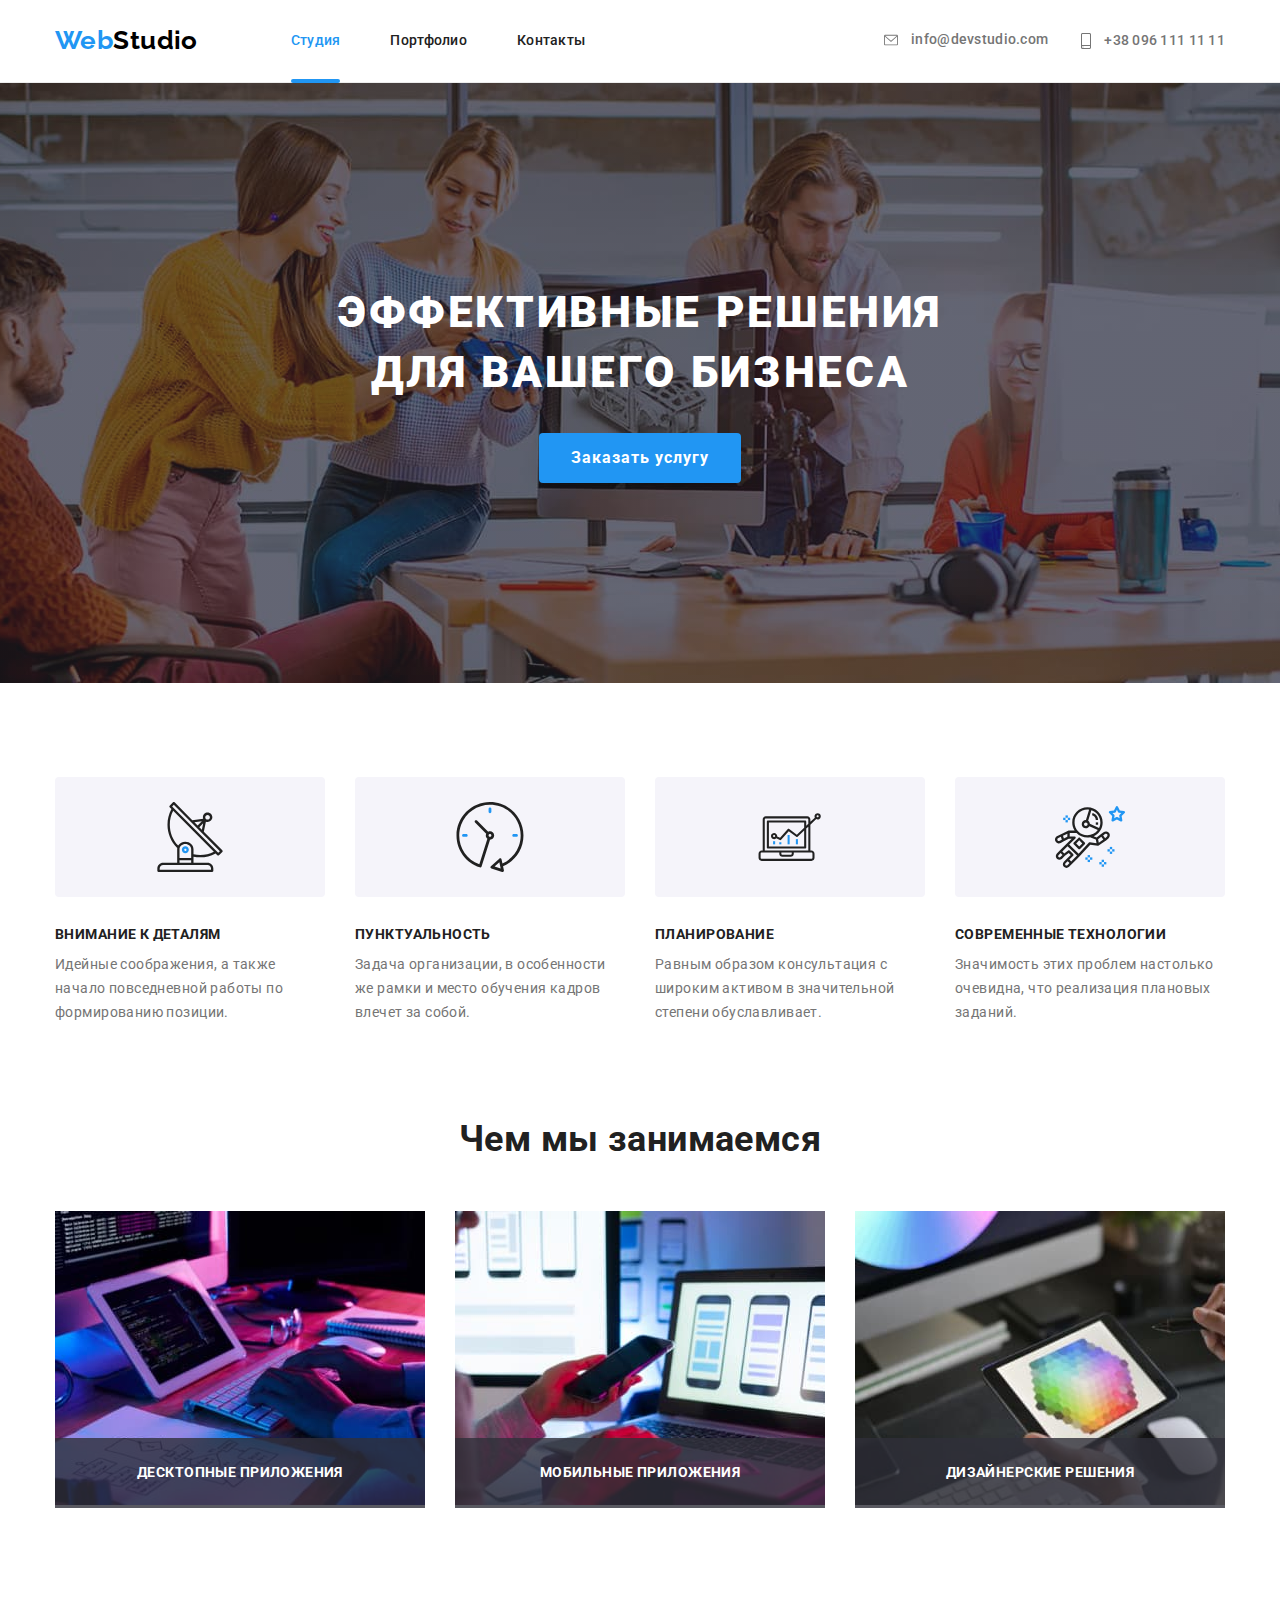
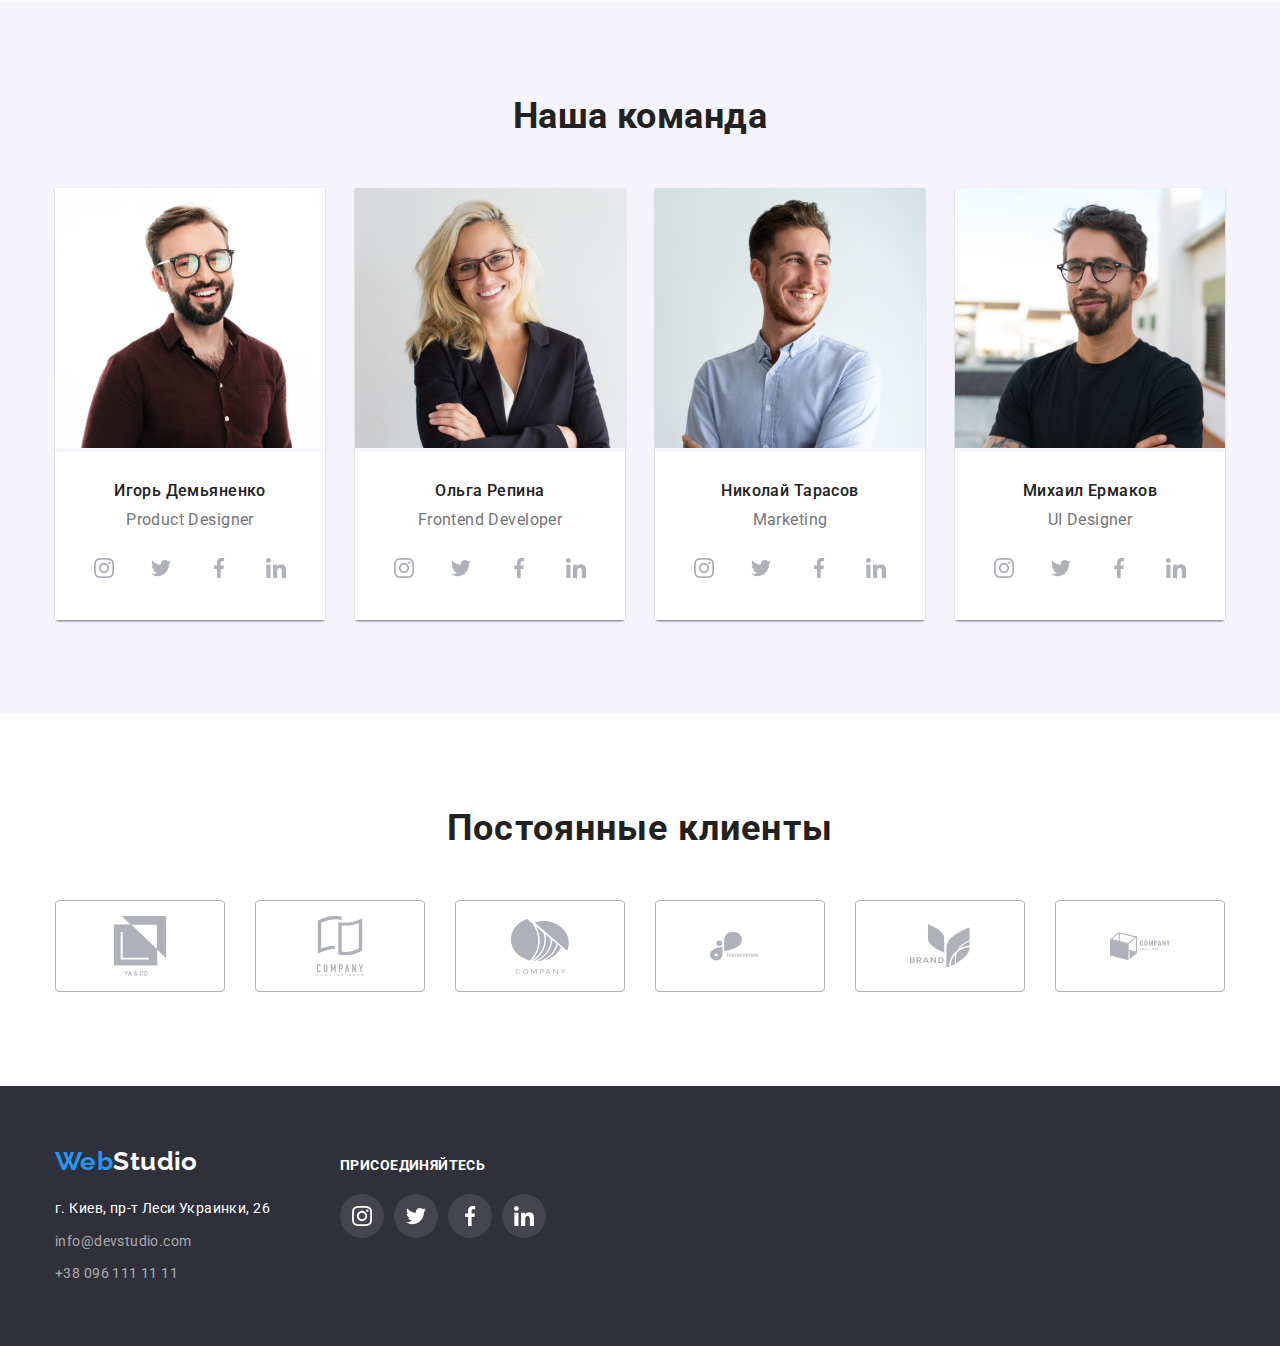
<file: index.html>
<!DOCTYPE html>
<html lang="en">
<head>
    <meta charset="UTF-8">
    <meta http-equiv="X-UA-Compatible" content="IE=edge">
    <meta name="viewport" content="width=device-width, initial-scale=1.0">
    <title>WebStudio</title>
    <link href="https://fonts.googleapis.com/css2?family=Raleway:wght@700&family=Roboto:wght@400;500;700;900&display=swap" rel="stylesheet">
    <link rel="stylesheet" href="https://cdnjs.cloudflare.com/ajax/libs/modern-normalize/1.1.0/modern-normalize.min.css">
    <link rel="stylesheet" href="./css/styles.css">
</head>
<body>
    <header>
        <div class="container main-nav">
            <nav class="main-nav">
                <a href="./index.html" class="logo"><span>Web</span>Studio</a>
                <ul class="site-nav">
                    <li class="item"> <a href="./index.html" class="link current">Студия</a> </li>
                    <li class="item"> <a href="./portfolio.html" class="link">Портфолио</a> </li>
                    <li class="item"> <a href="" class="link">Контакты</a> </li>
                </ul>
            </nav>
            <ul class="site-cont">
                <li class="item">  
                    <a href="mailto:info@devstudio.com" class="link"> <svg class="icon" width="20" height="14">
                        <use href="./images/symbol-defs.svg#icon-email"></use>
                    </svg> info@devstudio.com</a> 
                </li>
                <li class="item"> <a href="tel:+380961111111" class="link"> <svg class="icon" width="16" height="18">
                    <use href="./images/symbol-defs.svg#icon-phone"></use>
                </svg> +38 096 111 11 11</a> 
                </li>
            </ul>
        </div>
    </header>
    <main>
        <section class="title">
            <h1 class="title-hero">Эффективные решения для вашего бизнеса</h1>
            <button type="button" class="button-order" data-modal-open>Заказать услугу</button>
            <div class="backdrop is-hidden" data-modal>
                <div class="modal">
                    <div class="close" data-modal-close>
                        <svg class="icon-close" width="30" height="30">
                            <use href="./images/symbol-defs.svg#icon-close"></use>
                    </svg></div>
                </div>
            </div>
        </section>
        <section class="section">
            <div class="container">
                <h2 class="hidden">Наши качества</h2>
                <ul class="work-quality">
                    <li class="item">
                        <div class="icon-img">
                            <svg class="icon-qual">
                                <use href="./images/symbol-defs.svg#icon-antenna"></use>
                            </svg>
                        </div>
                        <h3 class="head-quality">Внимание к деталям</h3>
                        <p class="quality">Идейные соображения, а также начало повседневной работы по формированию позиции.</p>
                    </li>
                    <li class="item">
                        <div class="icon-img">
                            <svg class="icon-qual">
                                <use href="./images/symbol-defs.svg#icon-clock"></use>
                            </svg>
                        </div>
                        <h3 class="head-quality">Пунктуальность</h3>
                        <p class="quality">Задача организации, в особенности же рамки и место обучения кадров влечет за собой.
                        </p>
                    </li>
                    <li class="item">
                        <div class="icon-img">
                            <svg class="icon-qual">
                                <use href="./images/symbol-defs.svg#icon-diagram"></use>
                            </svg>
                        </div>
                        <h3 class="head-quality">Планирование</h3>
                        <p class="quality">Равным образом консультация с широким активом в значительной степени обуславливает.
                        </p>
                    </li>
                    <li class="item">
                        <div class="icon-img">
                            <svg class="icon-qual">
                                <use href="./images/symbol-defs.svg#icon-astronaut"></use>
                            </svg>
                        </div>
                        <h3 class="head-quality">Современные технологии</h3>
                        <p class="quality">Значимость этих проблем настолько очевидна, что реализация плановых заданий.</p>
                    </li>
                </ul>
            </div>
        </section>
        <section class="section no-padding">
            <div class="container che">
                <h2 class="heading">Чем мы занимаемся</h2>
                <ul class="works">
                    <li class="item"> <img src="./images/img1.jpg" alt="Написание кода" width="370" height="294"> 
                    <div class="signature">
                        <h3 class="signature-do">Десктопные приложения</h3>
                    </div>
                    </li>
                    <li class="item"> <img src="./images/img2.jpg" alt="Выбор дизайна" width="370" height="294"> 
                    <div class="signature"><h3 class="signature-do">Мобильные приложения</h3></div>
                    </li>
                    <li class="item"> <img src="./images/img3.jpg" alt="Колористика" width="370" height="294"> 
                    <div class="signature"><h3 class="signature-do">Дизайнерские решения</h3></div>
                    </li>
                </ul>
            </div>
        </section>
        <section class="team">
            <div class="container">
                <h2 class="heading">Наша команда</h2>
                <ul class="team-work">
                    <li class="special"> <img src="./images/1igor.jpg" alt="фото специалиста" width="270" height="260">
                        <div class="job-person">
                            <h3 class="person">Игорь Демьяненко</h3>
                            <p class="job">Product Designer</p>
                            <ul class="net">
                                <li class="network">
                                    <a class="inst" href="">
                                        <svg class="network-icon">
                                            <use href="./images/symbol-defs.svg#icon-instagram"></use>
                                        </svg> </a>
                                </li>
                                <li class="network">
                                    <a class="inst" href="">
                                        <svg class="network-icon">
                                            <use href="./images/symbol-defs.svg#icon-twitter"></use>
                                        </svg> </a>
                                </li>
                                <li class="network">
                                    <a class="inst" href="">
                                        <svg class="network-icon">
                                            <use href="./images/symbol-defs.svg#icon-facebook"></use>
                                        </svg> </a>
                                </li>
                                <li class="network">
                                    <a class="inst" href="">
                                        <svg class="network-icon">
                                            <use href="./images/symbol-defs.svg#icon-linkedin"></use>
                                        </svg> </a>
                                </li>
                            </ul>
                        </div>
                    </li>
                    <li class="special"> <img src="./images/2olga.jpg" alt="фото специалиста" width="270" height="260">
                        <div class="job-person">
                            <h3 class="person">Ольга Репина</h3>
                            <p class="job">Frontend Developer</p>
                            <ul class="net">
                                <li class="network">
                                    <a class="inst" href="">
                                        <svg class="network-icon">
                                            <use href="./images/symbol-defs.svg#icon-instagram"></use>
                                        </svg> </a>
                                </li>
                                <li class="network">
                                    <a class="inst" href="">
                                        <svg class="network-icon">
                                            <use href="./images/symbol-defs.svg#icon-twitter"></use>
                                        </svg> </a>
                                </li>
                                <li class="network">
                                    <a class="inst" href="">
                                        <svg class="network-icon">
                                            <use href="./images/symbol-defs.svg#icon-facebook"></use>
                                        </svg> </a>
                                </li>
                                <li class="network">
                                    <a class="inst" href="">
                                        <svg class="network-icon">
                                            <use href="./images/symbol-defs.svg#icon-linkedin"></use>
                                        </svg> </a>
                                </li>
                            </ul>
                        </div>
                    </li>
                    <li class="special"> <img src="./images/3nik.jpg" alt="фото специалиста" width="270" height="260">
                        <div class="job-person">
                            <h3 class="person">Николай Тарасов</h3>
                            <p class="job">Marketing</p>
                            <ul class="net">
                                <li class="network">
                                    <a class="inst" href="">
                                        <svg class="network-icon">
                                            <use href="./images/symbol-defs.svg#icon-instagram"></use>
                                        </svg> </a>
                                </li>
                                <li class="network">
                                    <a class="inst" href="">
                                        <svg class="network-icon">
                                            <use href="./images/symbol-defs.svg#icon-twitter"></use>
                                        </svg> </a>
                                </li>
                                <li class="network">
                                    <a class="inst" href="">
                                        <svg class="network-icon">
                                            <use href="./images/symbol-defs.svg#icon-facebook"></use>
                                        </svg> </a>
                                </li>
                                <li class="network">
                                    <a class="inst" href="">
                                        <svg class="network-icon">
                                            <use href="./images/symbol-defs.svg#icon-linkedin"></use>
                                        </svg> </a>
                                </li>
                            </ul>
                        </div>
                    </li>
                    <li class="special"> <img src="./images/4mix.jpg" alt="фото специалиста" width="270" height="260">
                        <div class="job-person">
                            <h3 class="person">Михаил Ермаков</h3>
                            <p class="job">UI Designer</p>
                            <ul class="net">
                                <li class="network">
                                    <a class="inst" href="">
                                        <svg class="network-icon">
                                            <use href="./images/symbol-defs.svg#icon-instagram"></use>
                                        </svg> </a>
                                </li>
                                <li class="network">
                                    <a class="inst" href="">
                                        <svg class="network-icon">
                                            <use href="./images/symbol-defs.svg#icon-twitter"></use>
                                        </svg> </a>
                                </li>
                                <li class="network">
                                    <a class="inst" href="">
                                        <svg class="network-icon">
                                            <use href="./images/symbol-defs.svg#icon-facebook"></use>
                                        </svg> </a>
                                </li>
                                <li class="network">
                                    <a class="inst" href="">
                                        <svg class="network-icon">
                                            <use href="./images/symbol-defs.svg#icon-linkedin"></use>
                                        </svg> </a>
                                </li>
                            </ul>
                        </div>
                    </li>
                </ul>
            </div>
        </section>
        <section class="section">
            <div class="container">
                <h2 class="title-client">Постоянные клиенты</h2>
                <ul class="client">
                    <li class="client-mar">
                        <a class="client-a" href="">
                            <svg class="client-list">
                                <use href="./images/symbol-defs.svg#icon-group"></use>
                            </svg>
                        </a>
                    </li>
                    <li class="client-mar">
                        <a class="client-a" href="">
                            <svg class="client-list">
                                <use href="./images/symbol-defs.svg#icon-group-1"></use>
                            </svg>
                        </a>
                    </li>
                    <li class="client-mar">
                        <a class="client-a" href="">
                            <svg class="client-list">
                                <use href="./images/symbol-defs.svg#icon-group-2"></use>
                            </svg>
                        </a>
                    </li>
                    <li class="client-mar">
                        <a class="client-a" href="">
                            <svg class="client-list">
                                <use href="./images/symbol-defs.svg#icon-group-3"></use>
                            </svg>
                        </a>
                    </li>
                    <li class="client-mar">
                        <a class="client-a" href="">
                            <svg class="client-list">
                                <use href="./images/symbol-defs.svg#icon-group-4"></use>
                            </svg>
                        </a>
                    </li>
                    <li class="client-mar">
                        <a class="client-a" href="">
                            <svg class="client-list">
                                <use href="./images/symbol-defs.svg#icon-group-5"></use>
                            </svg>
                        </a>
                    </li>
                </ul>
            </div>
        </section>
    </main>
    <footer class="ftr">
        <div class="container main-foot">
            <section class="foot">
                <a href="./index.html" class="foot-web"><span>Web</span>Studio</a>
                <address class="foot-adress">
                    <ul class="site-ft">
                        <li class="ft-cont"> <a href="https://goo.gl/maps/F9UGEikjTN2jMp9C9" target="_blank" class="adress link">г.
                                Киев, пр-т Леси Украинки, 26</a> </li>
                        <li class="ft-cont"> <a href="mailto:info@devstudio.com" class="footer-contact link">info@devstudio.com</a>
                        </li>
                        <li class="ft-cont"> <a href="tel:+380961111111" class="footer-contact link">+38 096 111 11 11</a> </li>
                    </ul>
                </address>
            </section>
            <section class="connect-end">
                <h2 class="connect">Присоединяйтесь</h2>
                <ul class="icon-list">
                    <li class="icon-foot">
                        <a class="link-foot" href="">
                            <svg class="foot-icon">
                                <use href="./images/symbol-defs.svg#icon-instagram"></use>
                                </svg>
                        </a>
                        </li>
                    <li class="icon-foot">
                        <a class="link-foot" href="">
                            <svg class="foot-icon">
                                <use href="./images/symbol-defs.svg#icon-twitter"></use>
                                </svg>
                        </a>
                    </li>
                    <li class="icon-foot">
                        <a class="link-foot" href="">
                            <svg class="foot-icon">
                                <use href="./images/symbol-defs.svg#icon-facebook"></use>
                            </svg>
                        </a>
                    </li>
                    <li class="icon-foot">
                        <a class="link-foot" href="">
                            <svg class="foot-icon">
                                <use href="./images/symbol-defs.svg#icon-linkedin"></use>
                            </svg>
                        </a>
                    </li>
                </ul>
            </section>
        </div>
    </footer>
    <script src="./js/modal.js"></script>
</body>
</html>
</file>
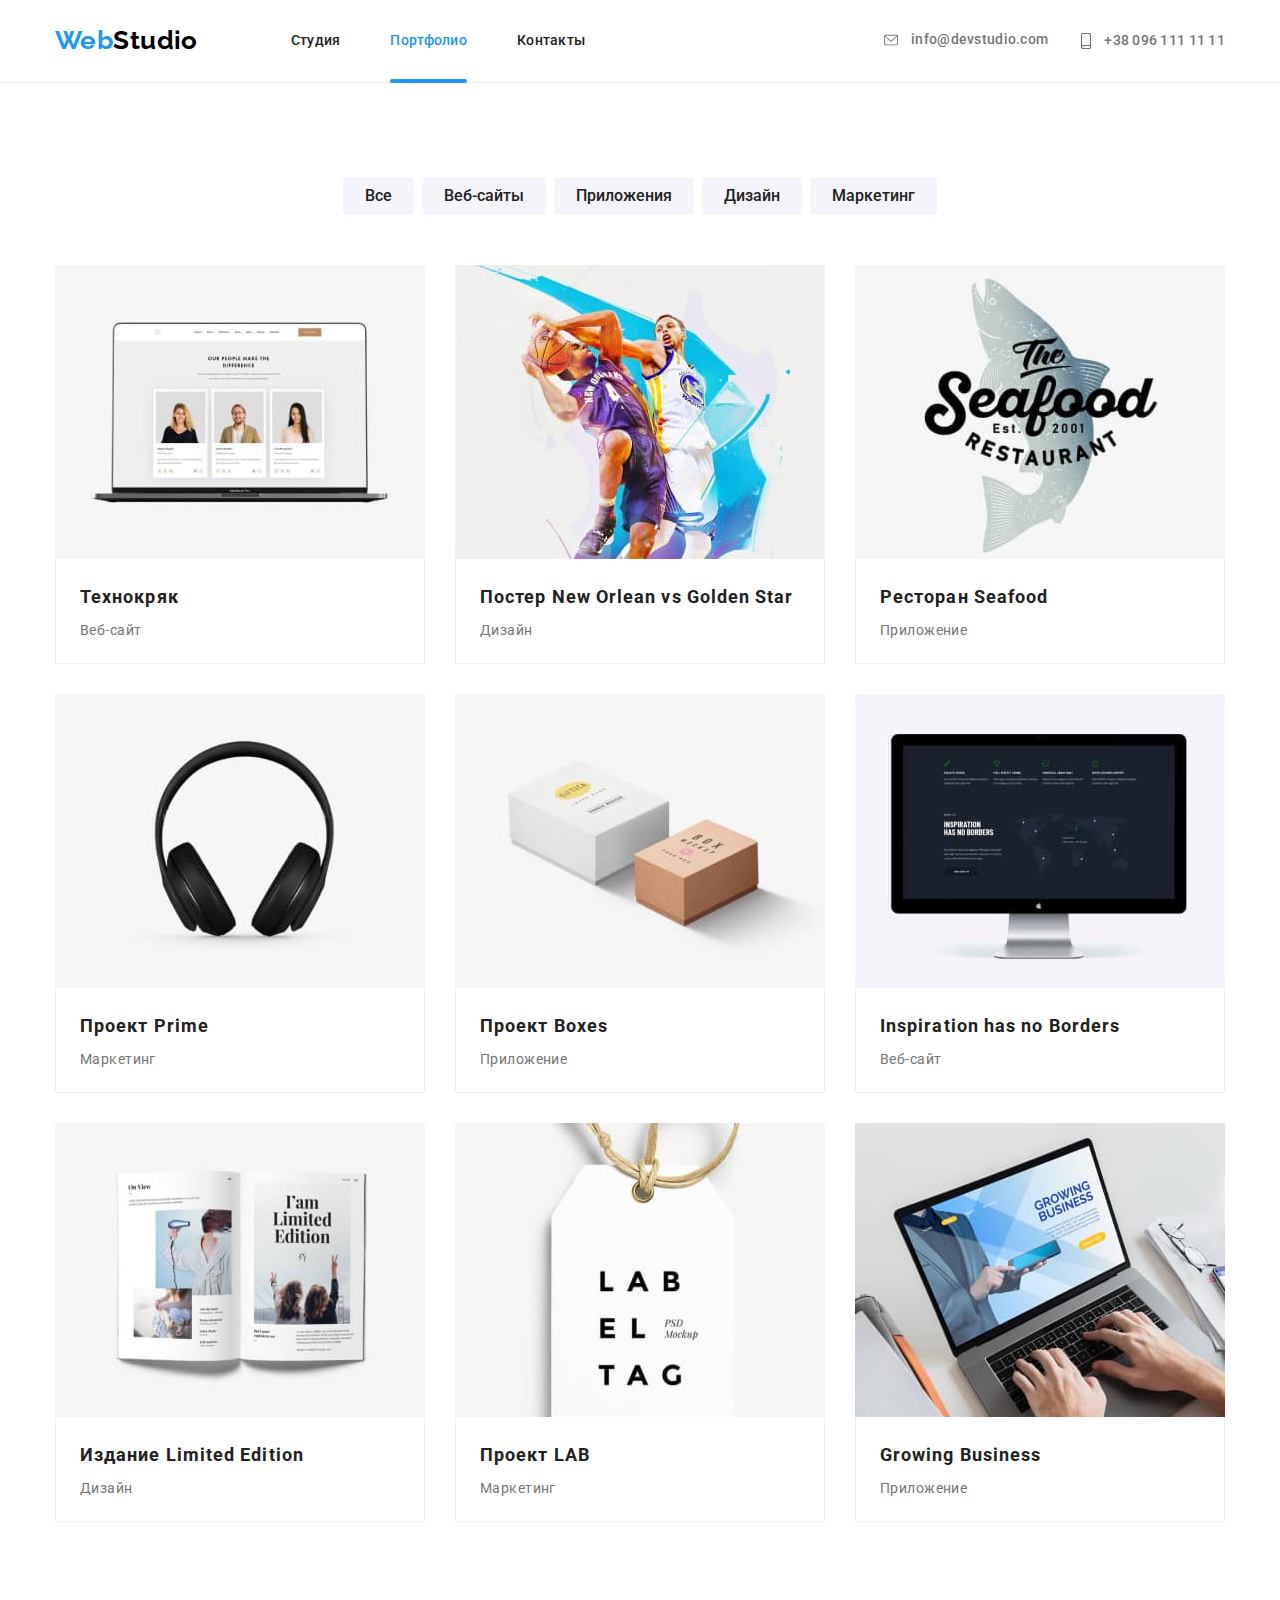
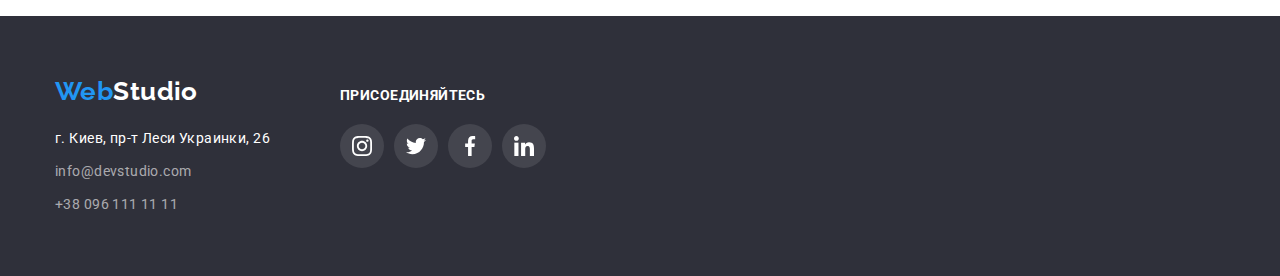
<file: portfolio.html>
<!DOCTYPE html>
<html lang="en">
<head>
    <meta charset="UTF-8">
    <meta http-equiv="X-UA-Compatible" content="IE=edge">
    <meta name="viewport" content="width=device-width, initial-scale=1.0">
    <title>WebStudio</title>
    <link href="https://fonts.googleapis.com/css2?family=Raleway:wght@700&family=Roboto:wght@400;500;700;900&display=swap" rel="stylesheet">
    <link rel="stylesheet" href="https://cdnjs.cloudflare.com/ajax/libs/modern-normalize/1.1.0/modern-normalize.min.css">
    <link rel="stylesheet" href="./css/styles.css">
</head>
<body>
    <header>
        <div class="container main-nav">
            <nav class="main-nav">
                <a href="./index.html" class="logo"><span>Web</span>Studio</a>
                <ul class="site-nav">
                    <li class="item"> <a href="./index.html" class="link">Студия</a> </li>
                    <li class="item"> <a href="./portfolio.html" class="link current">Портфолио</a> </li>
                    <li class="item"> <a href="" class="link">Контакты</a> </li>
                </ul>
            </nav>
            <ul class="site-cont">
                <li class="item">
                    <a href="mailto:info@devstudio.com" class="link"> <svg class="icon" width="20" height="14">
                            <use href="./images/symbol-defs.svg#icon-email"></use>
                        </svg> info@devstudio.com</a>
                </li>
                <li class="item"> <a href="tel:+380961111111" class="link"> <svg class="icon" width="16" height="18">
                            <use href="./images/symbol-defs.svg#icon-phone"></use>
                        </svg> +38 096 111 11 11</a>
                </li>
            </ul>
        </div>
    </header>
    <main>
        <section class="section box">
            <div class="container">
                <h1 class="hidden">Наши работы</h1>
                <ul class="btn">
                    <li class="btn-fil"><button type="button" class="button-filter">Все</button></li>
                    <li class="btn-fil"><button type="button" class="button-filter">Веб-сайты</button></li>
                    <li class="btn-fil"><button type="button" class="button-filter">Приложения</button></li>
                    <li class="btn-fil"><button type="button" class="button-filter">Дизайн</button></li>
                    <li class="btn-fil"><button type="button" class="button-filter">Маркетинг</button></li>
                </ul>
                <ul class="work-quality card">
                    <li class="flex-element"> 
                        <div class="product">
                            <img class="no-gap" src="./images/macbookpro.jpg" alt="macbookpro" width="370" height="294">
                            <p class="product-text">Ресурс предлагает комплексные предложения с разным уровнем функционала и сервисов. Все это позволит посетителю получить
                            исчерпывающие сведения о компании или частном лице.</p>
                        </div>
                        <div class="example">
                            <h2 class="name-project">Технокряк</h2>
                            <p class="quality">Веб-сайт</p>
                        </div>
                    </li>
                    <li class="flex-element"> 
                        <div class="product">
                            <img class="no-gap" src="./images/basketball.jpg" alt="basketball" width="370" height="294">
                            <p class="product-text">Ресурс предлагает комплексные предложения с разным уровнем функционала и сервисов. Все это позволит посетителю получить
                            исчерпывающие сведения о компании или частном лице.</p>
                        </div>
                        <div class="example">
                            <h2 class="name-project">Постер New Orlean vs Golden Star</h2>
                            <p class="quality">Дизайн</p>
                        </div>
                    </li>
                    <li class="flex-element"> 
                        <div class="product">
                            <img class="no-gap" src="./images/restaurant.jpg" alt="restaurant" width="370" height="294">
                            <p class="product-text">Ресурс предлагает комплексные предложения с разным уровнем функционала и сервисов. Все это
                                позволит посетителю получить
                                исчерпывающие сведения о компании или частном лице.</p>
                        </div>
                        <div class="example">
                            <h2 class="name-project">Ресторан Seafood</h2>
                            <p class="quality">Приложение</p>
                        </div>
                    </li>
                    <li class="flex-element">
                        <div class="product">
                            <img class="no-gap" src="./images/headphones.jpg" alt="headphones" width="370" height="294">
                            <p class="product-text">Ресурс предлагает комплексные предложения с разным уровнем функционала и сервисов. Все это
                                позволит посетителю получить
                                исчерпывающие сведения о компании или частном лице.</p>
                        </div>
                        <div class="example">
                            <h2 class="name-project">Проект Prime</h2>
                            <p class="quality">Маркетинг</p>
                        </div>
                    </li>
                    <li class="flex-element">
                        <div class="product">
                            <img class="no-gap" src="./images/boxes.jpg" alt="boxes" width="370" height="294">
                            <p class="product-text">Ресурс предлагает комплексные предложения с разным уровнем функционала и сервисов. Все это
                                позволит посетителю получить
                                исчерпывающие сведения о компании или частном лице.</p>
                        </div>
                        <div class="example">
                            <h2 class="name-project">Проект Boxes</h2>
                            <p class="quality">Приложение</p>
                        </div>
                    </li>
                    <li class="flex-element">
                        <div class="product">
                            <img class="no-gap" src="./images/monitor.jpg" alt="monitor" width="370" height="294">
                            <p class="product-text">Ресурс предлагает комплексные предложения с разным уровнем функционала и сервисов. Все это
                                позволит посетителю получить
                                исчерпывающие сведения о компании или частном лице.</p>
                        </div>
                        <div class="example">
                            <h2 class="name-project">Inspiration has no Borders</h2>
                            <p class="quality">Веб-сайт</p>
                        </div>
                    </li>
                    <li class="flex-element">
                        <div class="product">
                            <img class="no-gap" src="./images/magazine.jpg" alt="magazine" width="370" height="294">
                            <p class="product-text">Ресурс предлагает комплексные предложения с разным уровнем функционала и сервисов. Все это
                                позволит посетителю получить
                                исчерпывающие сведения о компании или частном лице.</p>
                        </div>
                        <div class="example">
                            <h2 class="name-project">Издание Limited Edition</h2>
                            <p class="quality">Дизайн</p>
                        </div>
                    </li>
                    <li class="flex-element">
                        <div class="product">
                            <img class="no-gap" src="./images/label.jpg" alt="label" width="370" height="294">
                            <p class="product-text">Ресурс предлагает комплексные предложения с разным уровнем функционала и сервисов. Все это
                                позволит посетителю получить
                                исчерпывающие сведения о компании или частном лице.</p>
                        </div>
                        <div class="example">
                            <h2 class="name-project">Проект LAB</h2>
                            <p class="quality">Маркетинг</p>
                        </div>
                    </li>
                    <li class="flex-element">
                        <div class="product">
                            <img class="no-gap" src="./images/laptop.jpg" alt="laptop" width="370" height="294">
                            <p class="product-text">Ресурс предлагает комплексные предложения с разным уровнем функционала и сервисов. Все это
                                позволит посетителю получить
                                исчерпывающие сведения о компании или частном лице.</p>
                        </div>
                        <div class="example">
                            <h2 class="name-project">Growing Business</h2>
                            <p class="quality">Приложение</p>
                        </div>
                    </li>
                </ul>
            </div>
        </section>
    </main>
    <footer class="ftr">
        <div class="container main-foot">
            <section class="foot">
                <a href="./index.html" class="foot-web"><span>Web</span>Studio</a>
                <address class="foot-adress">
                    <ul class="site-ft">
                        <li class="ft-cont"> <a href="https://goo.gl/maps/F9UGEikjTN2jMp9C9" target="_blank"
                                class="adress link">г.
                                Киев, пр-т Леси Украинки, 26</a> </li>
                        <li class="ft-cont"> <a href="mailto:info@devstudio.com"
                                class="footer-contact link">info@devstudio.com</a>
                        </li>
                        <li class="ft-cont"> <a href="tel:+380961111111" class="footer-contact link">+38 096 111 11 11</a>
                        </li>
                    </ul>
                </address>
            </section>
            <section class="connect-end">
                <h2 class="connect">Присоединяйтесь</h2>
                <ul class="icon-list">
                    <li class="icon-foot">
                        <a class="link-foot" href="">
                            <svg class="foot-icon">
                                <use href="./images/symbol-defs.svg#icon-instagram"></use>
                            </svg>
                        </a>
                    </li>
                    <li class="icon-foot">
                        <a class="link-foot" href="">
                            <svg class="foot-icon">
                                <use href="./images/symbol-defs.svg#icon-twitter"></use>
                            </svg>
                        </a>
                    </li>
                    <li class="icon-foot">
                        <a class="link-foot" href="">
                            <svg class="foot-icon">
                                <use href="./images/symbol-defs.svg#icon-facebook"></use>
                            </svg>
                        </a>
                    </li>
                    <li class="icon-foot">
                        <a class="link-foot" href="">
                            <svg class="foot-icon">
                                <use href="./images/symbol-defs.svg#icon-linkedin"></use>
                            </svg>
                        </a>
                    </li>
                </ul>
            </section>
        </div>
    </footer>
</body>
</html>
</file>
<file: css/styles.css>
html {
    box-sizing: border-box;
}

*,
*::before,
*::after {
    box-sizing: inherit;
}

/* цвет логотипа 1 части #2196F3
2 часть #000000 

ОСНОВНОЙ ЦВЕТ навигация, контакты, 2,3 заголовка #212121
при наведении #2196F3

цвет телефона и параграфов #757575

заголовок и кнопка, 2 часть логотива в футере #FFFFFF

контакты в футере color: rgba(255, 255, 255, 0.6);


ФОН
шапка #FFFFFF
1 секция и футер 2F303A
кнопка 2196F3

секция Наша команда F5F4FA
*/

:root {
    --primary-text-color: #212121;
    --paragraph-text-color: #757575;
    --footer-text-color: rgba(255, 255, 255, 0.6);
    --nav-log-text-color: #2196F3;
    --title-text-color: #FFFFFF;
    --but--team-color: #F5F4FA;
    --foot-title-bg-color: #2F303A;
    --logo-color: #000000;
    --network-icon-color: #AFB1B8;
    --foot-icon-color: rgba(255, 255, 255, 0.1);
    --timing-function: cubic-bezier(0.4, 0, 0.2, 1);
}

body {
    background-color: var(--title-text-color);
    color: var(--primary-text-color);

    font-family: Roboto, sans-serif;
    letter-spacing: 0.03em;
    font-size: 14px;
    line-height: 1.14;
}

.container {
    width: 1200px;
    margin-left: auto;
    margin-right: auto;
    padding-left: 15px;
    padding-right: 15px;
}

ul {
    list-style: none;
    padding: 0;
    margin: 0;
}

h1, h2, h3, p {
    padding: 0;
    margin: 0;
}

.heading {
    margin-bottom: 50px;

    font-size: 36px;
    line-height: 1.16;
    text-align: center;
}

/* header */

.logo {
    color: var(--logo-color);

    font-family: Raleway, sans-serif;
    font-weight: 700;
    font-size: 26px;
    line-height: 1.2;
    text-decoration: none;
}

span {
    color: var(--nav-log-text-color);
}

/* Main nav */

.main-nav {
    display: flex;
    align-items: center; 
}

header {
    border-bottom: 1px solid #ECECEC;
}

/* Site nav */

.site-nav {
    display: flex;
    margin-left: 93px;
}

.site-nav .item + .item {
    margin-left: 50px;
}

.site-nav .link {
    position: relative;
    display: block;
    padding-top: 32px;
    padding-bottom: 32px;

    color: var(--primary-text-color);

    font-family: inherit;
    font-weight: 500;
    letter-spacing: 0.02em;
    text-decoration: none;

    transition-property: color;
    transition-duration: 250ms;
    transition-timing-function: var(--timing-function);
}

.site-nav .link:hover,
.site-nav .link:focus {
    color: var(--nav-log-text-color);
}

.site-nav .link.current {
    color: var(--nav-log-text-color);
}

.site-nav .link.current::after {
    opacity: 1;
}

.site-nav .link::after {
    position: absolute;
    content: '';
    display: block;
    height: 4px;
    width: 100%;
    bottom: 0;
    background-color: #2196F3;
    border-radius: 2px;
    opacity: 0;
    transition: opacity 250ms var(--timing-function);
    bottom: -2px;

    transition-property: opacity;
    transition-duration: 250ms;
    transition-timing-function: var(--timing-function);
}

.site-nav .link:hover::after,
.site-nav .link:focus::after {
    opacity: 1;
}

/* CONTACTS */

.site-cont {
    display: flex;
    margin-left: auto;

    font-family: inherit;
    font-weight: 500;
    letter-spacing: 0.02em;
    text-decoration: none;
}

.site-cont .item + .item {
    margin-left: 30px;
}

.site-cont .link {
    color: var(--paragraph-text-color);
    text-decoration: none;
    padding-top: 32px;
    padding-bottom: 32px;
    display: flex;
    align-items: center;

    transition-property: color fill;
    transition-duration: 250ms;
    transition-timing-function: var(--timing-function);
}

.site-cont .link:hover,
.site-cont .link:focus {
    color: var(--nav-log-text-color);
}

.site-cont .link .icon {
    transition-property: fill;
    transition-duration: 250ms;
    transition-timing-function: var(--timing-function);
}

.site-cont .link:hover .icon,
.site-cont .link:focus .icon {
    fill: var(--nav-log-text-color);
}

.icon {
    margin-right: 10px;
    fill: #757575;
}

/* Title */

.title {
    padding-top: 200px;
    padding-bottom: 200px;
    background: var(--foot-title-bg-color);

    height: 600px;
    max-width: 1600px;
    margin-left: auto;
    margin-right: auto;

    background-image: linear-gradient(
        to right,
        rgba(47, 48, 58, 0.4),
        rgba(47, 48, 58, 0.4)
    ),
    url(../images/fon-hed.jpg);
    background-repeat: no-repeat;
    background-position: center;
    background-size: cover;
}

.title-hero {
    padding-bottom: 30px;
    width: 696px;
    margin-left: auto;
    margin-right: auto;

    color: var(--title-text-color);

    font-weight: 900;
    font-size: 44px;
    line-height: 1.36;
    text-align: center;
    letter-spacing: 0.06em;
    text-transform: uppercase;
}

/* Section doing */

.works {
    display: flex;
    flex-wrap: wrap;
    justify-content: space-between;
}

.section {
    padding-top: 94px;
    padding-bottom: 94px;
}

.section.no-padding {
    padding-top: 0;
    padding-bottom: 94px;
}

/* Position absolut */

.works > .item {
    position: relative; 
}

.signature {
    position: absolute;
    width: 370px;
    height: 70px;
    bottom: 0;

    background-color: rgba(47, 48, 58, 0.8);
}

.signature-do {
    padding: 27px 0;
    font-weight: 700;
    font-size: 14px;
    line-height: 1.14;
    text-align: center;
    letter-spacing: 0.03em;
    text-transform: uppercase;
    color: var(--title-text-color);
}

/* Team */



.quality {
    color: var(--paragraph-text-color);

    font-weight: 400;
    font-size: 14px;
    line-height: 1.71;
}

.hidden {
    display: none;
}

.work-quality {
    display: flex;
}

.work-quality.card {
    display: flex;
    flex-wrap: wrap;
    
}
.work-quality .item {
    margin-right: 30px;
    width: 270px;
}

.work-quality .item:nth-child(4n) {
    margin-right: 0;
}

/* Icons quality */

.icon-img {
    height: 120px;
    width: 270px;
    background-color: var(--but--team-color);
    border-radius: 4px;
    display: flex;
    justify-content: center;
    align-items: center;
}

.icon-qual {
    height: 70px;
    width: 70px;
}

.head-quality {
    text-transform: uppercase;
    font-size: 14px;
    line-height: 1.14;

    margin-top: 30px;
    margin-bottom: 10px;
}

.name-project {
    font-size: 18px;
    line-height: 2;
    letter-spacing: 0.06em;
    margin-bottom: 4px;
}

.flex-element {
    width: 370px;

    margin-right: 30px;
    margin-bottom: 30px;

    transition-property: box-shadow;
    transition-duration: 250ms;
    transition-timing-function: var(--timing-function);
}

.flex-element:hover,
.flex-element:focus {
    box-shadow: 0px 1px 1px rgba(0, 0, 0, 0.12), 0px 4px 4px rgba(0, 0, 0, 0.06), 1px 4px 6px rgba(0, 0, 0, 0.16);
}

.no-gap {
    display: block;
}

.example {
    padding: 20px 24px;
    border: 1px solid #EEEEEE;
    border-top: none;
}

.flex-element:nth-child(3n) {
    margin-right: 0;
}

.flex-element:nth-last-child(-n + 3){
    margin-bottom: 0;
}

/* Animation work */

.product-text {
    position: absolute;
    top: 0;
    right: 0;
    width: 100%;
    height: 100%;

    background-color: rgba(33, 150, 243, 0.9);

    font-size: 18px;
    line-height: 1.56;
    letter-spacing: 0.03em;
    color: var(--title-text-color);

    padding: 63px 24px;

    transform: translateY(100%);

    transition: transform 250ms var(--timing-function);
}

.product {
    position: relative;
    overflow: hidden;
}

.flex-element:hover .product-text {
    transform: translateY(0);
}

/* Modal window */

.backdrop {
    position: fixed;
    top: 0;
    left: 0;
    width: 100%;
    height: 100%;
    background: rgba(0, 0, 0, 0.2);;
    opacity: 1;
    visibility: visible;

    transition: 250ms var(--timing-function);
}

.backdrop.is-hidden {
    visibility: hidden;
    opacity: 0;
    pointer-events: none;
}

.backdrop.is-hidden .modal {
    transform: translate(-50%, -50%) scale(0.9);
}

.modal {
    position: absolute;
    top: 50%;
    left: 50%;

    width: 528px;
    height: 581px;
    
    background-color: var(--title-text-color);

    border-radius: 4px;

    transform: translate(-50%, -50%) scale(1);
    transition: transform 250ms var(--timing-function);
}

.close {
    position: fixed;
    top: 8px;
    right: 8px;
    padding: 0;
    margin: 0;
    width: 30px;
    height: 30px;
}

.icon-close {
    display: block;
    position: absolute;
    margin: auto;

    top: 0;
    bottom: 0;
    right: 0;
    left: 0;
}

/* Button */


.button-order {
    border-radius: 4px;
    box-shadow: 0px 4px 4px rgba(0, 0, 0, 0.15);
    border: #2196F3;
    padding: 10px 32px;
    margin-left: auto;
    margin-right: auto;

    background-color: var(--nav-log-text-color);
    color: var(--title-text-color);

    font-family: inherit;
    font-weight: 700;
    font-size: 16px;
    line-height: 1.88;
    display: flex;
    align-items: center;
    text-align: center;
    letter-spacing: 0.06em;
    cursor: pointer;
}

.btn {
    display: flex;
    flex-wrap: wrap;
    justify-content: center;
    margin-bottom: 50px;
}

.btn-fil {
    margin-right: 8px;
}

.btn-fil:nth-child(5n) {
    margin-right: 0;
}

.button-filter {
    background-color: var(--but--team-color);
    color: var(--primary-text-color);

    font-family: inherit;
    font-weight: 500;
    font-size: 16px;
    line-height: 1.62;
    cursor: pointer;
    border-radius: 4px;
    border: #F5F4FA;
    padding: 6px 22px;

    transition-property: color background-color box-shadow;
    transition-duration: 250ms;
    transition-timing-function: var(--timing-function);
}


.button-filter:hover,
.button-filter:focus {
    background-color: var(--nav-log-text-color);
    color: var(--title-text-color);
    box-shadow: 0px 3px 1px rgba(0, 0, 0, 0.1), 0px 1px 2px rgba(0, 0, 0, 0.08), 0px 2px 2px rgba(0, 0, 0, 0.12);
}

/* Team */
.team {
    background-color: var(--but--team-color);
    padding-bottom: 94px;
    padding-top: 94px;
}

.team-work {
    
    display: flex;
    flex-wrap: wrap;
}

.special {
    margin-right: 30px;
    box-shadow: 0px 1px 3px rgba(0, 0, 0, 0.12), 0px 1px 1px rgba(0, 0, 0, 0.14), 0px 2px 1px rgba(0, 0, 0, 0.2);
    border-radius: 0px 0px 4px 4px;
}

.special:nth-child(4n) {
    margin-right: 0;
}

.team-work .job {
    color: var(--paragraph-text-color);

    font-size: 16px;
    line-height: 1.18;

    margin-bottom: 16px;
}

.person {
    font-weight: 500;
    font-size: 16px;
    line-height: 1.18;

    margin-bottom: 10px;
}

.job-person {
    text-align: center;
    padding-top: 30px;
    padding-bottom: 30px;
    background-color: var(--title-text-color);
}

.network {
    text-decoration: none;
    display: inline-block;
    margin-right: 10px;
}

.network:nth-child(4) {
    margin-right: 0;
}

.network-icon {
    width: 20px;
    height: 20px; 
}

.inst {
    width: 44px;
    height: 44px;
    border-radius: 50%;
    display: flex;
    justify-content: center;
    align-items: center;
    fill: var(--network-icon-color);

    transition-property: fill background-color border-radius;
    transition-duration: 250ms;
    transition-timing-function: var(--timing-function);
}

.inst:hover,
.inst:focus {
    fill: var(--title-text-color);
    background-color: var(--nav-log-text-color);
    border-radius: 50%;
}

/* Clients */

.title-client {
    text-align: center;
    font-weight: 700;
    font-size: 36px;
    line-height: 1.16;
    text-align: center;
    letter-spacing: 0.03em;
    color: var(--primary-text-color);
    margin-bottom: 50px;
}

.client {
    display: flex;
    justify-content: center;
    text-align: center;
}

.client-mar {
    margin-right: 30px;
}

.client-mar:nth-last-child(1) {
    margin-right: 0;
}

.client-list {
    width: 106px;
    height: 60px;
}

.client-a {
    width: 170px;
    height: 92px;
    border: 1px solid #AFB1B8;
    border-radius: 4px;
    display: flex;
    justify-content: center;
    align-items: center;
    fill: #afb1b8;

    transition-property: fill border;
    transition-duration: 250ms;
    transition-timing-function: var(--timing-function);
}

.client-a:hover,
.client-a:focus {
    fill: #2196F3;
    border: 1px solid #2196F3;
}

/* Footer */

.ftr {
    background: var(--foot-title-bg-color);
}

.main-foot {
    display: flex;
}

.foot {
    padding-top: 60px;
    padding-bottom: 60px;
}

.site-ft {
    padding-top: 20px;
}

.site-ft .link {
    color: var(--paragraph-text-color);
    text-decoration: none;
    transition-property: color;
    transition-duration: 250ms;
    transition-timing-function: var(--timing-function);
}

.site-ft .link:hover,
.site-ft .link:focus {
    color: var(--nav-log-text-color);
}

.foot-web {
    color: var(--title-text-color);

    font-family: Raleway, sans-serif;
    font-weight: 700;
    font-size: 26px;
    line-height: 1.2;
    text-decoration: none;
}

.foot-adress .adress {
    color: var(--title-text-color);
}
.foot-adress .footer-contact {
    color: var(--footer-text-color);
}

.foot-adress .site-ft {
    /* display: block; */

    font-weight: 400;
    font-size: 14px;
    font-style: normal;
    line-height: 1.7;
    letter-spacing: 0.03em;;
}

.connect {
    text-transform: uppercase;
    color: var(--title-text-color);
    margin-bottom: 20px;

    font-family: inherit;
    font-weight: 700;
    font-size: 14px;
    line-height: 1.14;
    letter-spacing: 0.03em;
}

.ft-cont {
    margin-bottom: 9px;
}

.ft-cont:nth-child(3n) {
    margin-bottom: 0;
}

.icon-foot {
    margin-right: 10px;
}

.icon-foot:nth-child(4){
    margin-right: 0;
}

.foot-icon {
    width: 20px;
    height: 20px;
}

.link-foot {
    width: 44px;
    height: 44px;
    border-radius: 50%;
    display: flex;
    justify-content: center;
    align-items: center;
    background-color: var(--foot-icon-color);
    fill: var(--title-text-color);

    transition-property: background-color;
    transition-duration: 250ms;
    transition-timing-function: var(--timing-function);
}

.link-foot:hover,
.link-foot:focus {
    background-color: var(--nav-log-text-color);
}

.icon-list {
    display: flex;
}

.connect-end {
    margin-left: 70px;
    padding-top: 72px;
    padding-bottom: 100px;
}
</file>
